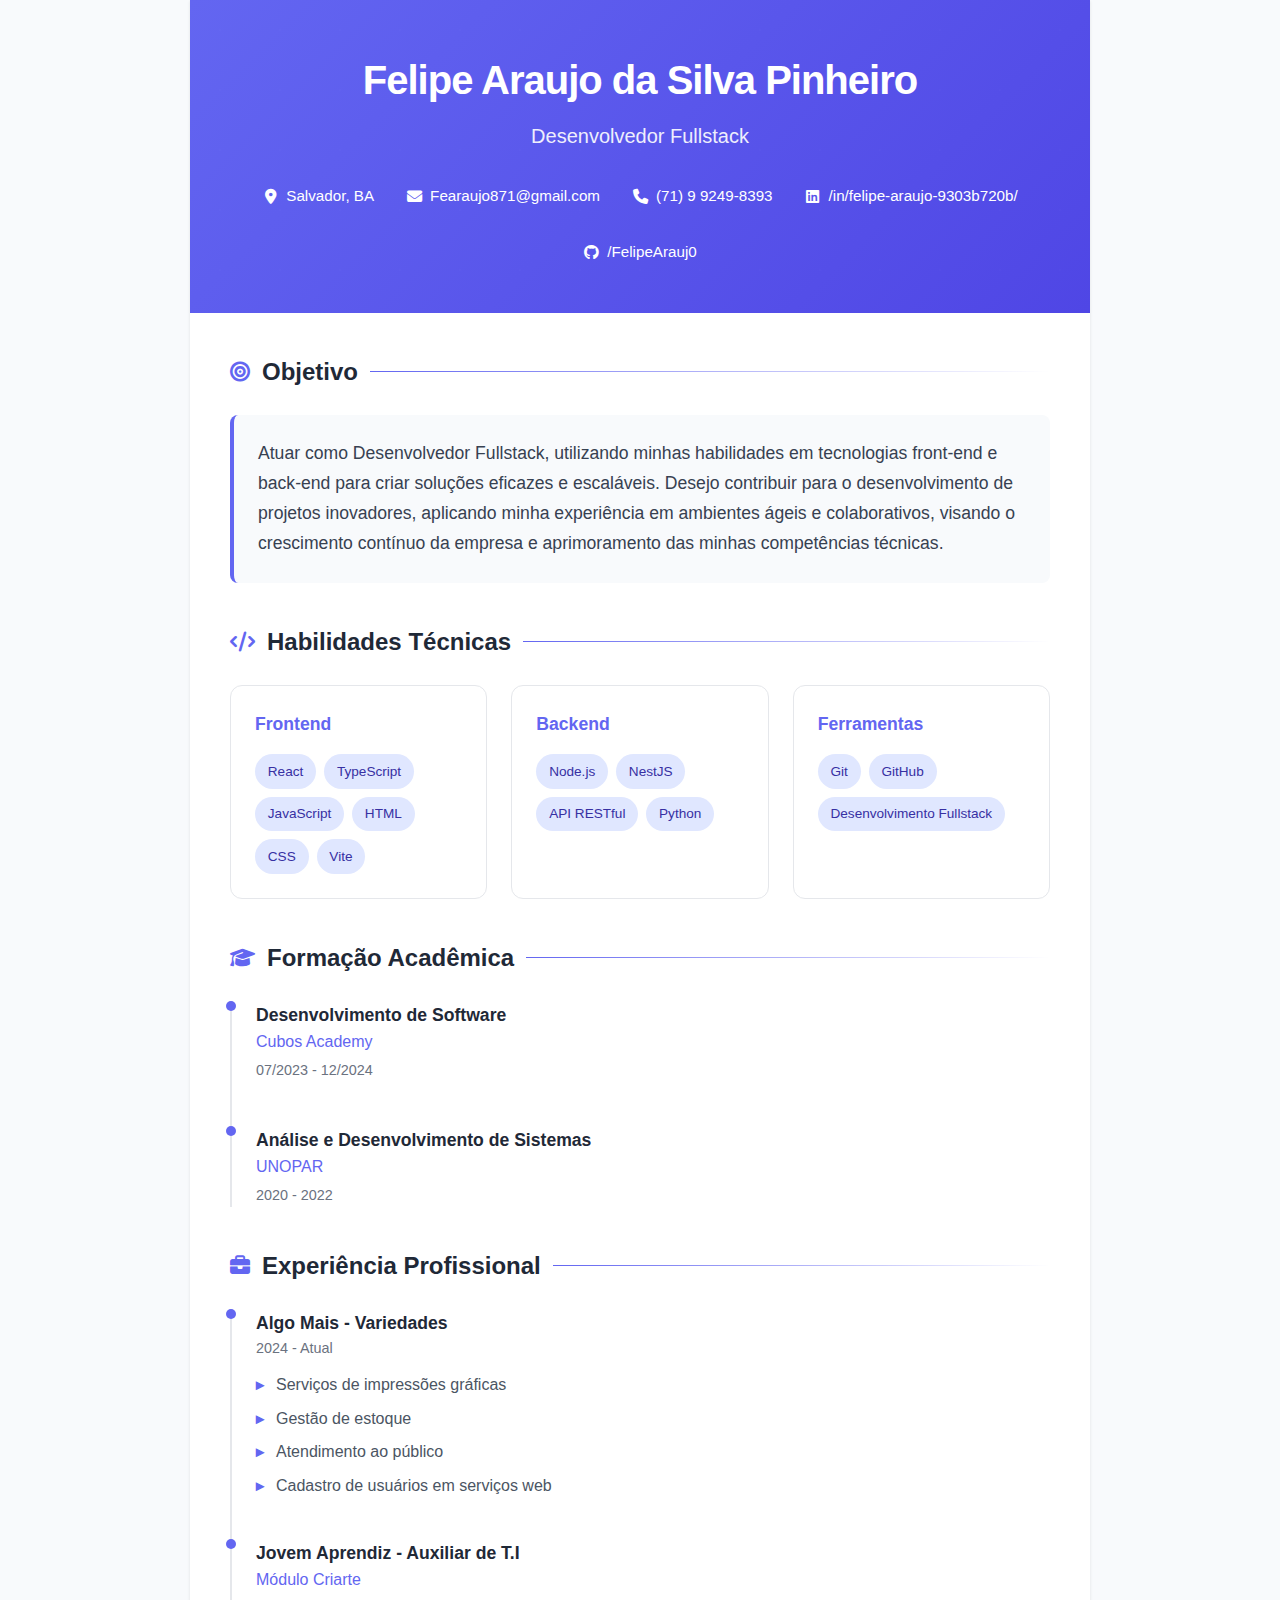
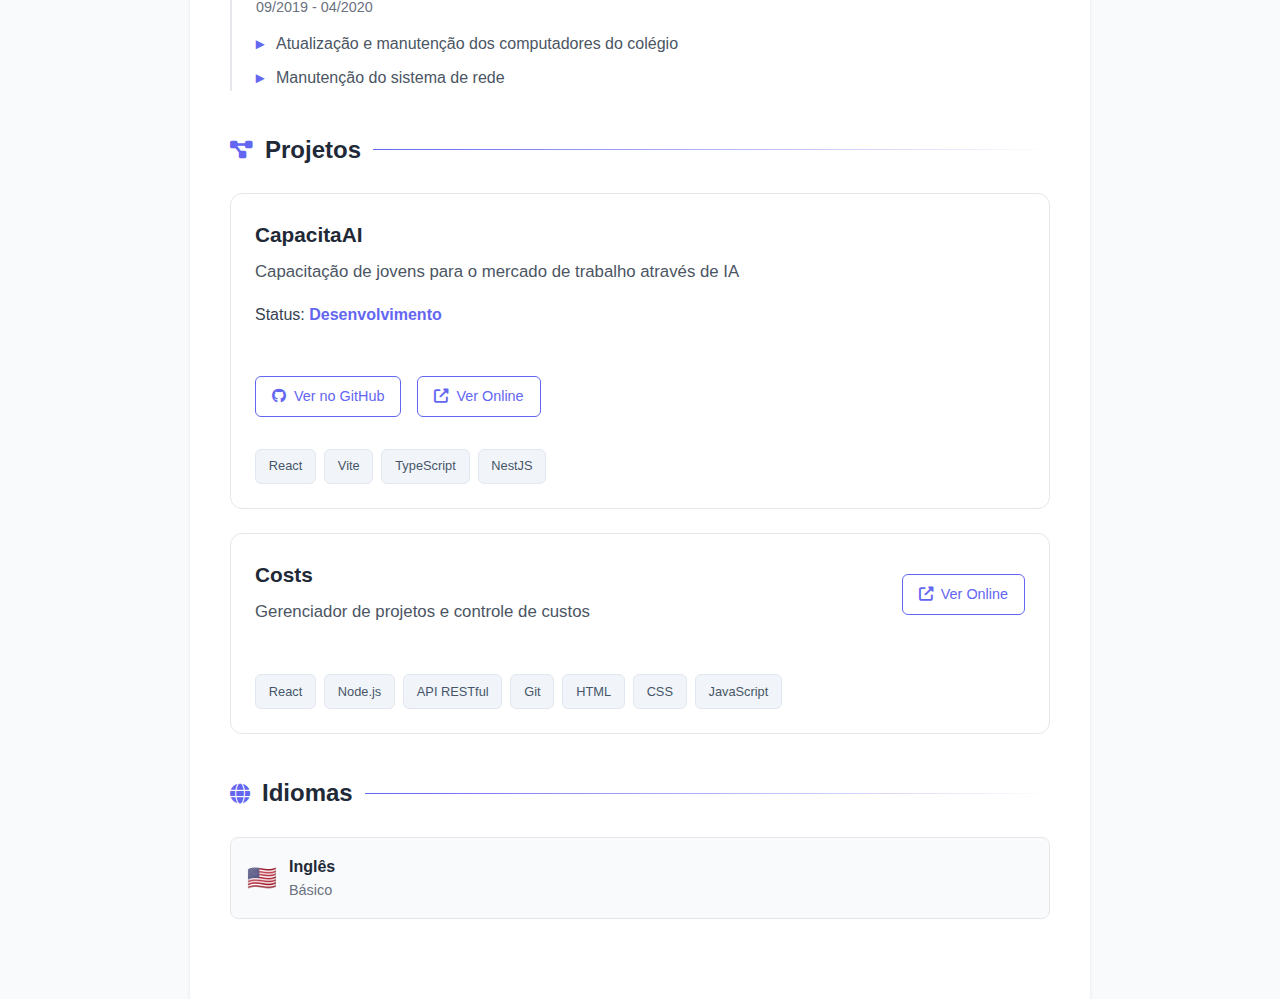
<file: index.html>
<!DOCTYPE html>
<html lang="pt-BR">
<head>
    <meta charset="UTF-8">
    <meta name="viewport" content="width=device-width, initial-scale=1.0">
    <title>Felipe Araujo - Desenvolvedor Fullstack</title>
    <link href="https://cdnjs.cloudflare.com/ajax/libs/font-awesome/6.4.0/css/all.min.css" rel="stylesheet">
    <!-- CAMINHO CORRIGIDO -->
    <link rel="stylesheet" href="./src/assets/css/styles.css">
    <style>
        * {
            margin: 0;
            padding: 0;
            box-sizing: border-box;
        }

        body {
            font-family: 'Inter', -apple-system, BlinkMacSystemFont, 'Segoe UI', Roboto, sans-serif;
            line-height: 1.6;
            color: #374151;
            background-color: #f8fafc;
        }

        .container {
            max-width: 900px;
            margin: 0 auto;
            background: white;
            min-height: 100vh;
            box-shadow: 0 1px 3px 0 rgb(0 0 0 / 0.1);
        }

        /* Header */
        .header {
            background: linear-gradient(135deg, #6366f1 0%, #4f46e5 100%);
            color: white;
            padding: 3rem 2.5rem;
            text-align: center;
            position: relative;
            overflow: hidden;
        }

        .header::before {
            content: '';
            position: absolute;
            top: 0;
            left: 0;
            right: 0;
            bottom: 0;
            background: url('data:image/svg+xml,<svg width="60" height="60" viewBox="0 0 60 60" xmlns="http://www.w3.org/2000/svg"><g fill="none" fill-rule="evenodd"><g fill="%23ffffff" fill-opacity="0.05"><circle cx="30" cy="30" r="1"/></g></g></svg>') repeat;
            opacity: 0.3;
        }

        .header-content {
            position: relative;
            z-index: 1;
        }

        .name {
            font-size: 2.5rem;
            font-weight: 700;
            margin-bottom: 0.5rem;
            letter-spacing: -0.025em;
        }

        .title {
            font-size: 1.25rem;
            font-weight: 400;
            opacity: 0.9;
            margin-bottom: 2rem;
        }

        .contact-info {
            display: flex;
            justify-content: center;
            gap: 2rem;
            flex-wrap: wrap;
        }

        .contact-item {
            display: flex;
            align-items: center;
            gap: 0.5rem;
            font-size: 0.95rem;
            transition: all 0.3s ease;
        }

        .contact-item:hover {
            transform: translateY(-1px);
        }

        .contact-item i {
            width: 16px;
            text-align: center;
        }

        /* Main Content */
        .main-content {
            padding: 0 2.5rem 2.5rem;
        }

        .section {
            margin: 2.5rem 0;
        }

        .section-title {
            font-size: 1.5rem;
            font-weight: 600;
            color: #1f2937;
            margin-bottom: 1.5rem;
            display: flex;
            align-items: center;
            gap: 0.75rem;
            position: relative;
        }

        .section-title::after {
            content: '';
            flex: 1;
            height: 1px;
            background: linear-gradient(to right, #6366f1, transparent);
        }

        .section-title i {
            color: #6366f1;
            font-size: 1.25rem;
        }

        /* Objetivo */
        .objective {
            background: #f8fafc;
            border-left: 4px solid #6366f1;
            padding: 1.5rem;
            border-radius: 8px;
            font-size: 1.1rem;
            line-height: 1.7;
        }

        /* Habilidades */
        .skills-grid {
            display: grid;
            grid-template-columns: repeat(auto-fit, minmax(250px, 1fr));
            gap: 1.5rem;
        }

        .skill-category {
            background: white;
            border: 1px solid #e5e7eb;
            border-radius: 12px;
            padding: 1.5rem;
            transition: all 0.3s ease;
        }

        .skill-category:hover {
            transform: translateY(-2px);
            box-shadow: 0 4px 6px -1px rgb(0 0 0 / 0.1);
        }

        .skill-category h4 {
            color: #6366f1;
            font-weight: 600;
            margin-bottom: 1rem;
            font-size: 1.1rem;
        }

        .skills-list {
            display: flex;
            flex-wrap: wrap;
            gap: 0.5rem;
        }

        .skill-tag {
            background: #e0e7ff;
            color: #3730a3;
            padding: 0.4rem 0.8rem;
            border-radius: 20px;
            font-size: 0.85rem;
            font-weight: 500;
            transition: all 0.2s ease;
        }

        .skill-tag:hover {
            background: #6366f1;
            color: white;
            transform: scale(1.05);
        }

        /* Experiência e Formação */
        .experience-item, .education-item {
            position: relative;
            padding-left: 1.5rem;
            border-left: 2px solid #e5e7eb;
            padding-bottom: 2rem;
        }

        .experience-item:last-child, .education-item:last-child {
            padding-bottom: 0;
        }

        .experience-item::before, .education-item::before {
            content: '';
            position: absolute;
            left: -6px;
            top: 0;
            width: 10px;
            height: 10px;
            background: #6366f1;
            border-radius: 50%;
        }

        .item-header {
            margin-bottom: 0.75rem;
        }

        .item-title {
            font-weight: 600;
            color: #1f2937;
            font-size: 1.1rem;
        }

        .item-subtitle {
            color: #6366f1;
            font-weight: 500;
            margin-bottom: 0.25rem;
        }

        .item-date {
            color: #6b7280;
            font-size: 0.9rem;
            font-weight: 500;
        }

        .item-description {
            color: #4b5563;
            margin-top: 0.75rem;
        }

        .item-description ul {
            list-style: none;
            padding-left: 0;
        }

        .item-description li {
            position: relative;
            padding-left: 1.25rem;
            margin-bottom: 0.5rem;
        }

        .item-description li::before {
            content: '▸';
            position: absolute;
            left: 0;
            color: #6366f1;
            font-weight: bold;
        }

        /* Projetos */
        .project {
            border: 1px solid #e5e7eb;
            border-radius: 12px;
            padding: 1.5rem;
            margin-bottom: 1.5rem;
            background: white;
            transition: all 0.3s ease;
        }

        .project:hover {
            transform: translateY(-2px);
            box-shadow: 0 10px 25px -5px rgb(0 0 0 / 0.1);
            border-color: #6366f1;
        }

        .project-header {
            margin-bottom: 1rem;
        }

        .project-info {
            margin-bottom: 1rem;
        }

        .project-title {
            font-size: 1.3rem;
            font-weight: 600;
            color: #1f2937;
            margin-bottom: 0.5rem;
        }

        .project-description {
            color: #4b5563;
            margin-bottom: 1rem;
            font-size: 1.05rem;
        }

        .project-images {
            display: flex;
            gap: 1rem;
            margin: 1rem 0;
            flex-wrap: wrap;
        }

        .project-images img {
            width: 100%;
            max-width: 200px;
            height: auto;
            border-radius: 8px;
            border: 1px solid #e5e7eb;
            transition: all 0.3s ease;
        }

        .project-images img:hover {
            transform: scale(1.05);
            box-shadow: 0 4px 8px rgb(0 0 0 / 0.1);
        }

        .project-links {
            display: flex;
            gap: 1rem;
            margin: 1rem 0;
        }

        .project-link {
            color: #6366f1;
            text-decoration: none;
            font-weight: 500;
            font-size: 0.9rem;
            display: flex;
            align-items: center;
            gap: 0.5rem;
            transition: all 0.2s ease;
            padding: 0.5rem 1rem;
            border: 1px solid #6366f1;
            border-radius: 6px;
        }

        .project-link:hover {
            background: #6366f1;
            color: white;
            transform: translateX(2px);
        }

       #project-status{
        color: #6366f1;
        font-weight: 600;
       }

        .tech-tags {
            display: flex;
            flex-wrap: wrap;
            gap: 0.5rem;
        }

        .tech-tag {
            background: #f1f5f9;
            color: #475569;
            padding: 0.4rem 0.8rem;
            border-radius: 6px;
            font-size: 0.8rem;
            font-weight: 500;
            border: 1px solid #e2e8f0;
        }

        /* Idiomas */
        .languages {
            display: grid;
            grid-template-columns: repeat(auto-fit, minmax(200px, 1fr));
            gap: 1rem;
        }

        .language-item {
            display: flex;
            align-items: center;
            gap: 0.75rem;
            padding: 1rem;
            background: #f8fafc;
            border-radius: 8px;
            border: 1px solid #e5e7eb;
        }

        .language-flag {
            font-size: 1.5rem;
        }

        .language-info {
            flex: 1;
        }

        .language-name {
            font-weight: 600;
            color: #1f2937;
        }

        .language-level {
            color: #6b7280;
            font-size: 0.9rem;
        }

        /* Responsivo */
        @media (max-width: 768px) {
            .container {
                margin: 0;
                box-shadow: none;
            }

            .header {
                padding: 2rem 1.5rem;
            }

            .main-content {
                padding: 0 1.5rem 1.5rem;
            }

            .name {
                font-size: 2rem;
            }

            .contact-info {
                gap: 1rem;
                flex-direction: column;
            }

            .skills-grid {
                grid-template-columns: 1fr;
            }

            .project-images {
                justify-content: center;
            }

            .project-images img {
                max-width: 300px;
            }
        }
    </style>
</head>
<body>
    <div class="container">
        <!-- Header -->
        <div class="header">
            <div class="header-content">
                <h1 class="name">Felipe Araujo da Silva Pinheiro</h1>
                <p class="title">Desenvolvedor Fullstack</p>
                <div class="contact-info">
                    <div class="contact-item">
                        <i class="fas fa-map-marker-alt"></i>
                        <span>Salvador, BA</span>
                    </div>
                    <div class="contact-item">
                        <i class="fas fa-envelope"></i>
                        <span>Fearaujo871@gmail.com</span>
                    </div>
                    <div class="contact-item">
                        <i class="fas fa-phone"></i>
                        <span>(71) 9 9249-8393</span>
                    </div>
                    <div class="contact-item">
                        <i class="fab fa-linkedin"></i>
                        <span>/in/felipe-araujo-9303b720b/</span>
                    </div>
                    <div class="contact-item">
                        <i class="fab fa-github"></i>
                        <span>/FelipeArauj0</span>
                    </div>
                </div>
            </div>
        </div>

        <!-- Main Content -->
        <div class="main-content">
            <!-- Objetivo -->
            <section class="section">
                <h2 class="section-title">
                    <i class="fas fa-bullseye"></i>
                    Objetivo
                </h2>
                <div class="objective">
                    Atuar como Desenvolvedor Fullstack, utilizando minhas habilidades em tecnologias front-end e back-end para criar soluções eficazes e escaláveis. Desejo contribuir para o desenvolvimento de projetos inovadores, aplicando minha experiência em ambientes ágeis e colaborativos, visando o crescimento contínuo da empresa e aprimoramento das minhas competências técnicas.
                </div>
            </section>

            <!-- Habilidades -->
            <section class="section">
                <h2 class="section-title">
                    <i class="fas fa-code"></i>
                    Habilidades Técnicas
                </h2>
                <div class="skills-grid">
                    <div class="skill-category">
                        <h4>Frontend</h4>
                        <div class="skills-list">
                            <span class="skill-tag">React</span>
                            <span class="skill-tag">TypeScript</span>
                            <span class="skill-tag">JavaScript</span>
                            <span class="skill-tag">HTML</span>
                            <span class="skill-tag">CSS</span>
                            <span class="skill-tag">Vite</span>
                        </div>
                    </div>
                    <div class="skill-category">
                        <h4>Backend</h4>
                        <div class="skills-list">
                            <span class="skill-tag">Node.js</span>
                            <span class="skill-tag">NestJS</span>
                            <span class="skill-tag">API RESTful</span>
                            <span class="skill-tag">Python</span>
                        </div>
                    </div>
                    <div class="skill-category">
                        <h4>Ferramentas</h4>
                        <div class="skills-list">
                            <span class="skill-tag">Git</span>
                            <span class="skill-tag">GitHub</span>
                            <span class="skill-tag">Desenvolvimento Fullstack</span>
                        </div>
                    </div>
                </div>
            </section>

            <!-- Formação -->
            <section class="section">
                <h2 class="section-title">
                    <i class="fas fa-graduation-cap"></i>
                    Formação Acadêmica
                </h2>
                <div class="education-item">
                    <div class="item-header">
                        <div class="item-title">Desenvolvimento de Software</div>
                        <div class="item-subtitle">Cubos Academy</div>
                        <div class="item-date">07/2023 - 12/2024</div>
                    </div>
                </div>
                <div class="education-item">
                    <div class="item-header">
                        <div class="item-title">Análise e Desenvolvimento de Sistemas</div>
                        <div class="item-subtitle">UNOPAR</div>
                        <div class="item-date">2020 - 2022</div>
                    </div>
                </div>
            </section>

            <!-- Experiência -->
            <section class="section">
                <h2 class="section-title">
                    <i class="fas fa-briefcase"></i>
                    Experiência Profissional
                </h2>
                <div class="experience-item">
                    <div class="item-header">
                        <div class="item-title">Algo Mais - Variedades</div>
                        <div class="item-date">2024 - Atual</div>
                    </div>
                    <div class="item-description">
                        <ul>
                            <li>Serviços de impressões gráficas</li>
                            <li>Gestão de estoque</li>
                            <li>Atendimento ao público</li>
                            <li>Cadastro de usuários em serviços web</li>
                        </ul>
                    </div>
                </div>
                <div class="experience-item">
                    <div class="item-header">
                        <div class="item-title">Jovem Aprendiz - Auxiliar de T.I</div>
                        <div class="item-subtitle">Módulo Criarte</div>
                        <div class="item-date">09/2019 - 04/2020</div>
                    </div>
                    <div class="item-description">
                        <ul>
                            <li>Atualização e manutenção dos computadores do colégio</li>
                            <li>Manutenção do sistema de rede</li>
                        </ul>
                    </div>
                </div>
            </section>

            <!-- Projetos -->
            <section class="section">
                <h2 class="section-title">
                    <i class="fas fa-project-diagram"></i>
                    Projetos
                </h2>
                
                <div class="project">
                    <div class="project-header">
                        <div class="project-info">
                            <h3 class="project-title">CapacitaAI</h3>
                            <p class="project-description">Capacitação de jovens para o mercado de trabalho através de IA</p>
                            <p>Status: <span id="project-status">Desenvolvimento</span></p>
                        </div>
                        
                        <!-- CAMINHOS CORRIGIDOS
                        <div class="project-images">
                            <img src="public/foto01_capacitaAI.png" alt="CapacitaAI - Interface principal" loading="lazy">
                            <img src="public/capacitaai-02.png" alt="CapacitaAI - Funcionalidades" loading="lazy">
                        </div> -->
                        
                        <div class="project-links">
                            <a href="https://github.com/FelipeArauj0/capacita-ai" class="project-link" target="_blank">
                                <i class="fab fa-github"></i>
                                Ver no GitHub
                            </a>
                            
                            <a href="https://capacita-ai-flow.vercel.app/" class="project-link" target="_blank">
                                <i class="fas fa-external-link-alt"></i>
                                Ver Online
                            </a>
                        
                        </div>
                    </div>
                    <div class="tech-tags">
                        <span class="tech-tag">React</span>
                        <span class="tech-tag">Vite</span>
                        <span class="tech-tag">TypeScript</span>
                        <span class="tech-tag">NestJS</span>
                    </div>
                </div>

                <div class="project">
                    <div class="project-header">
                        <div class="project-info">
                            <h3 class="project-title">Costs</h3>
                            <p class="project-description">Gerenciador de projetos e controle de custos</p>
                        </div>
                        
                        <div class="project-links">
                            <a href="https://costs-eta.vercel.app/" class="project-link" target="_blank">
                                <i class="fas fa-external-link-alt"></i>
                                Ver Online
                            </a>
                        </div>
                    </div>
                    <div class="tech-tags">
                        <span class="tech-tag">React</span>
                        <span class="tech-tag">Node.js</span>
                        <span class="tech-tag">API RESTful</span>
                        <span class="tech-tag">Git</span>
                        <span class="tech-tag">HTML</span>
                        <span class="tech-tag">CSS</span>
                        <span class="tech-tag">JavaScript</span>
                    </div>
                </div>
            </section>

            <!-- Idiomas -->
            <section class="section">
                <h2 class="section-title">
                    <i class="fas fa-globe"></i>
                    Idiomas
                </h2>
                <div class="languages">
                    <div class="language-item">
                        <span class="language-flag">🇺🇸</span>
                        <div class="language-info">
                            <div class="language-name">Inglês</div>
                            <div class="language-level">Básico</div>
                        </div>
                    </div>
                </div>
            </section>
        </div>
    </div>
</body>
</html>
</file>
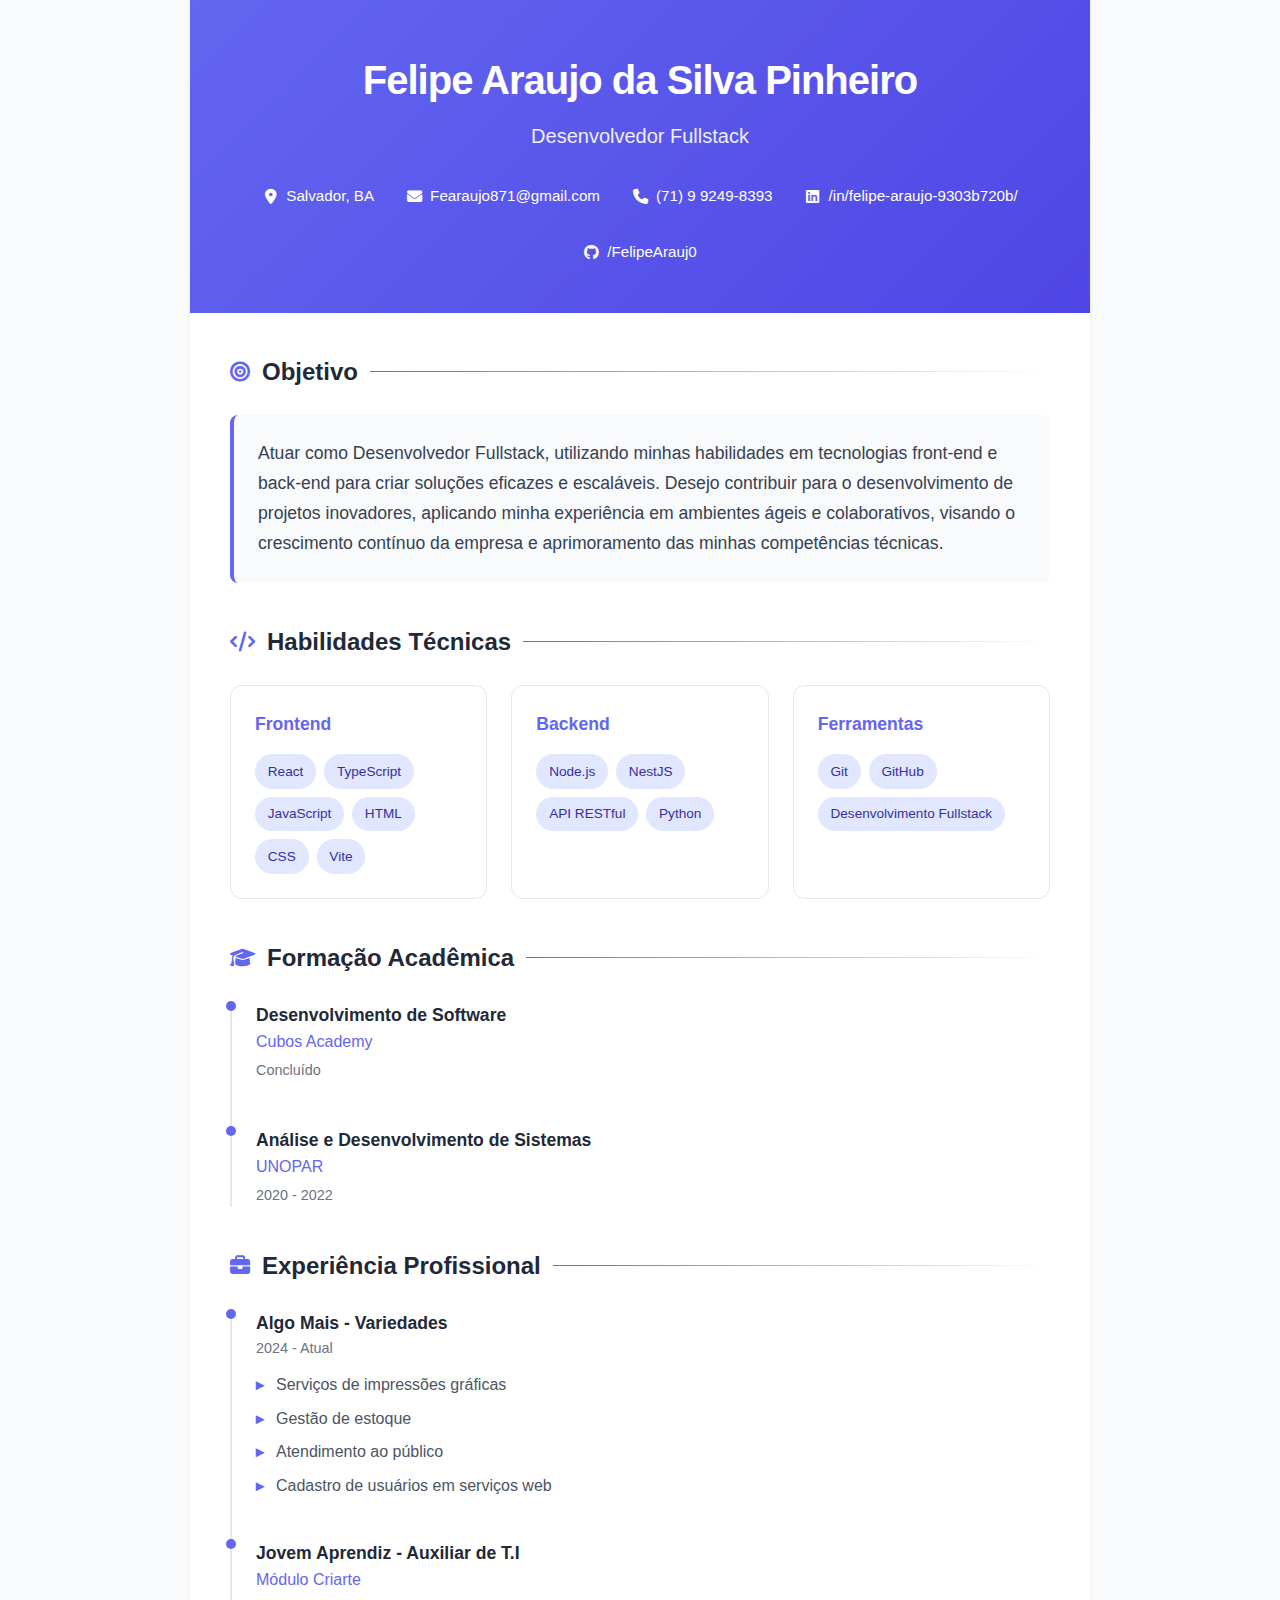
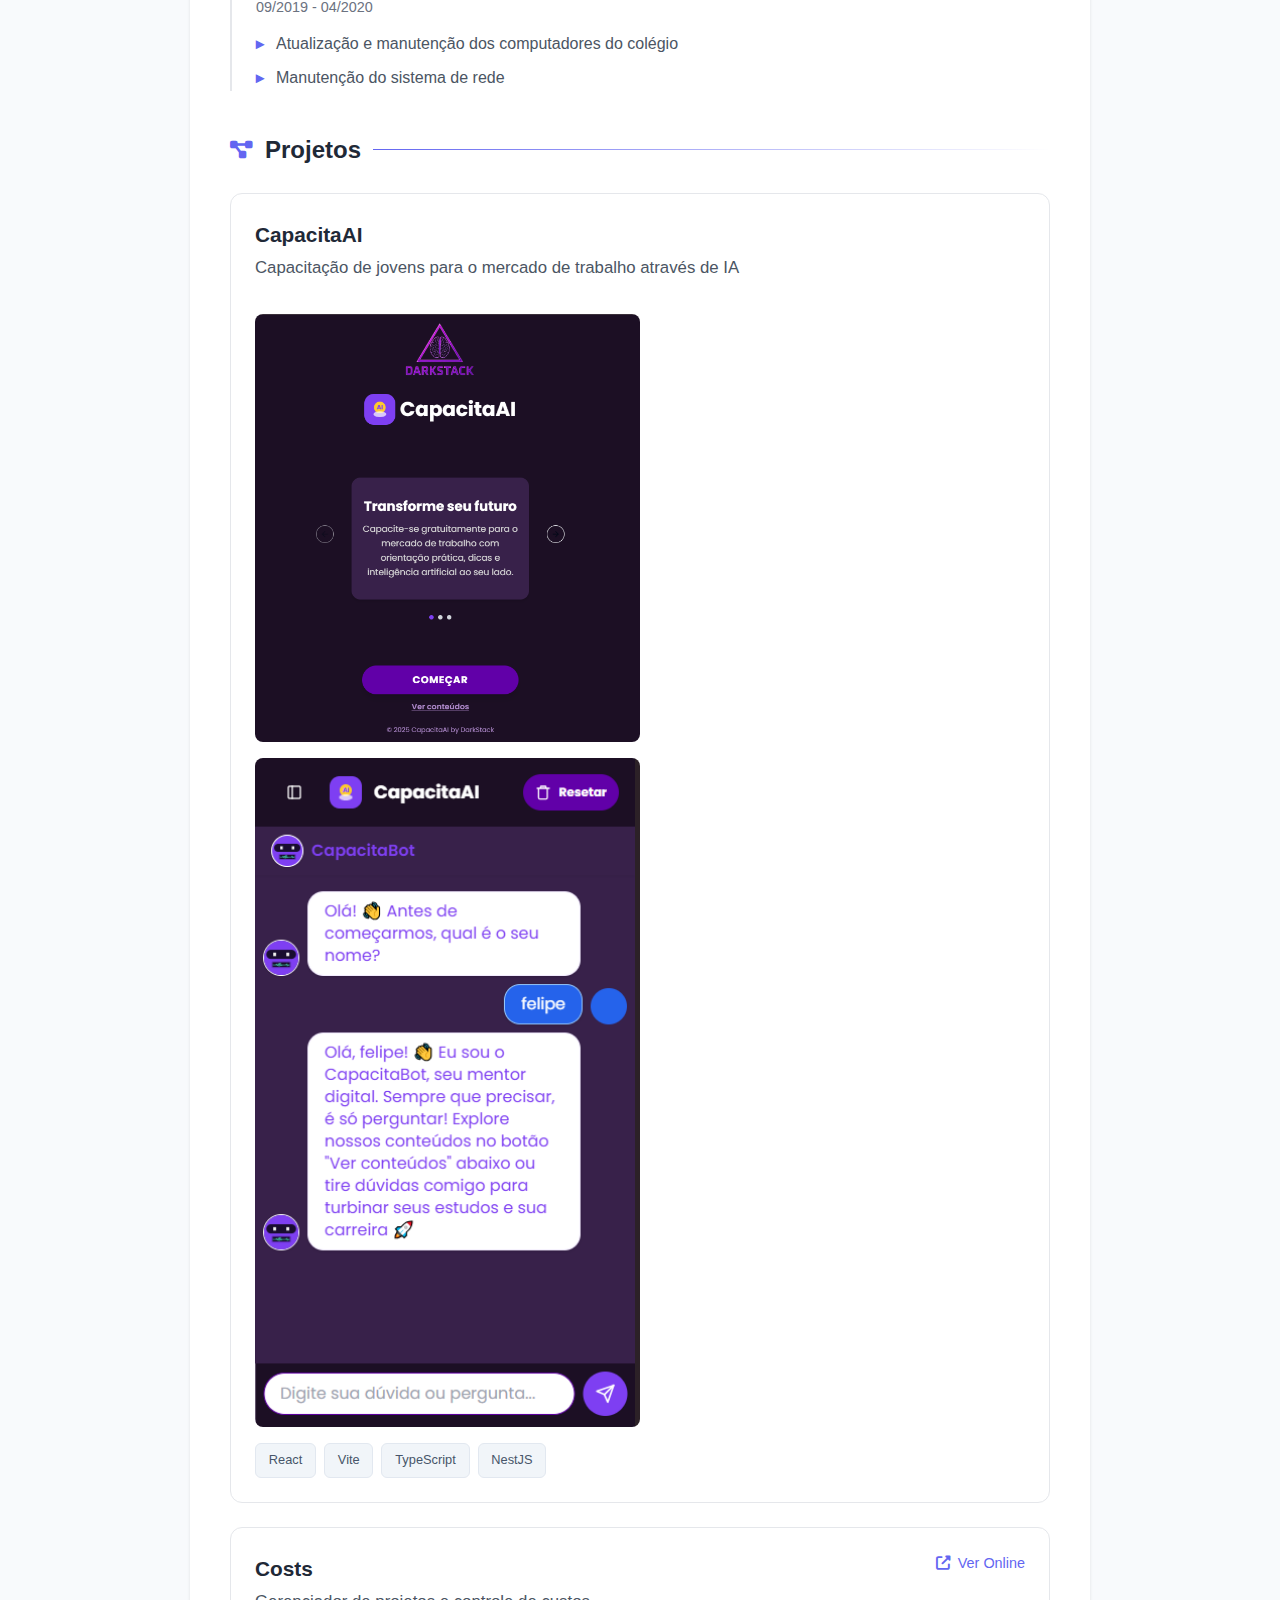
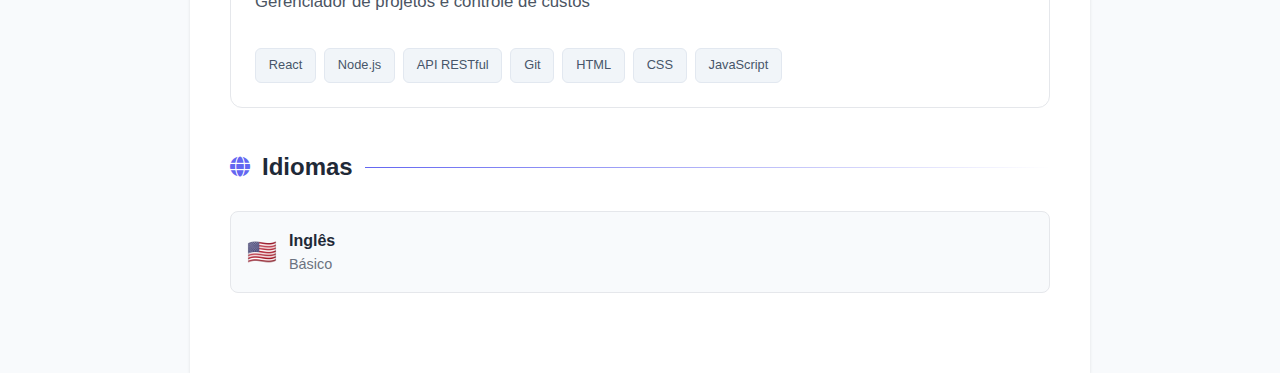
<file: src/index.html>
<!DOCTYPE html>
<html lang="pt-BR">
<head>
    <meta charset="UTF-8">
    <meta name="viewport" content="width=device-width, initial-scale=1.0">
    <title>Felipe Araujo - Desenvolvedor Fullstack</title>
    <link href="https://cdnjs.cloudflare.com/ajax/libs/font-awesome/6.4.0/css/all.min.css" rel="stylesheet">
    <link rel="stylesheet" href="../src/assets/css/styles.css">
        
</head>
<body>
    <div class="container">
        <!-- Header -->
        <div class="header">
            <div class="header-content">
                <h1 class="name">Felipe Araujo da Silva Pinheiro</h1>
                <p class="title">Desenvolvedor Fullstack</p>
                <div class="contact-info">
                    <div class="contact-item">
                        <i class="fas fa-map-marker-alt"></i>
                        <span>Salvador, BA</span>
                    </div>
                    <div class="contact-item">
                        <i class="fas fa-envelope"></i>
                        <span>Fearaujo871@gmail.com</span>
                    </div>
                    <div class="contact-item">
                        <i class="fas fa-phone"></i>
                        <span>(71) 9 9249-8393</span>
                    </div>
                    <div class="contact-item">
                        <i class="fab fa-linkedin"></i>
                        <span>/in/felipe-araujo-9303b720b/</span>
                    </div>
                    <div class="contact-item">
                        <i class="fab fa-github"></i>
                        <span>/FelipeArauj0</span>
                    </div>
                </div>
            </div>
        </div>

        <!-- Main Content -->
        <div class="main-content">
            <!-- Objetivo -->
            <section class="section">
                <h2 class="section-title">
                    <i class="fas fa-bullseye"></i>
                    Objetivo
                </h2>
                <div class="objective">
                    Atuar como Desenvolvedor Fullstack, utilizando minhas habilidades em tecnologias front-end e back-end para criar soluções eficazes e escaláveis. Desejo contribuir para o desenvolvimento de projetos inovadores, aplicando minha experiência em ambientes ágeis e colaborativos, visando o crescimento contínuo da empresa e aprimoramento das minhas competências técnicas.
                </div>
            </section>

            <!-- Habilidades -->
            <section class="section">
                <h2 class="section-title">
                    <i class="fas fa-code"></i>
                    Habilidades Técnicas
                </h2>
                <div class="skills-grid">
                    <div class="skill-category">
                        <h4>Frontend</h4>
                        <div class="skills-list">
                            <span class="skill-tag">React</span>
                            <span class="skill-tag">TypeScript</span>
                            <span class="skill-tag">JavaScript</span>
                            <span class="skill-tag">HTML</span>
                            <span class="skill-tag">CSS</span>
                            <span class="skill-tag">Vite</span>
                        </div>
                    </div>
                    <div class="skill-category">
                        <h4>Backend</h4>
                        <div class="skills-list">
                            <span class="skill-tag">Node.js</span>
                            <span class="skill-tag">NestJS</span>
                            <span class="skill-tag">API RESTful</span>
                            <span class="skill-tag">Python</span>
                        </div>
                    </div>
                    <div class="skill-category">
                        <h4>Ferramentas</h4>
                        <div class="skills-list">
                            <span class="skill-tag">Git</span>
                            <span class="skill-tag">GitHub</span>
                            <span class="skill-tag">Desenvolvimento Fullstack</span>
                        </div>
                    </div>
                </div>
            </section>

            <!-- Formação -->
            <section class="section">
                <h2 class="section-title">
                    <i class="fas fa-graduation-cap"></i>
                    Formação Acadêmica
                </h2>
                <div class="education-item">
                    <div class="item-header">
                        <div class="item-title">Desenvolvimento de Software</div>
                        <div class="item-subtitle">Cubos Academy</div>
                        <div class="item-date">Concluído</div>
                    </div>
                </div>
                <div class="education-item">
                    <div class="item-header">
                        <div class="item-title">Análise e Desenvolvimento de Sistemas</div>
                        <div class="item-subtitle">UNOPAR</div>
                        <div class="item-date">2020 - 2022</div>
                    </div>
                </div>
            </section>

            <!-- Experiência -->
            <section class="section">
                <h2 class="section-title">
                    <i class="fas fa-briefcase"></i>
                    Experiência Profissional
                </h2>
                <div class="experience-item">
                    <div class="item-header">
                        <div class="item-title">Algo Mais - Variedades</div>
                        <div class="item-date">2024 - Atual</div>
                    </div>
                    <div class="item-description">
                        <ul>
                            <li>Serviços de impressões gráficas</li>
                            <li>Gestão de estoque</li>
                            <li>Atendimento ao público</li>
                            <li>Cadastro de usuários em serviços web</li>
                        </ul>
                    </div>
                </div>
                <div class="experience-item">
                    <div class="item-header">
                        <div class="item-title">Jovem Aprendiz - Auxiliar de T.I</div>
                        <div class="item-subtitle">Módulo Criarte</div>
                        <div class="item-date">09/2019 - 04/2020</div>
                    </div>
                    <div class="item-description">
                        <ul>
                            <li>Atualização e manutenção dos computadores do colégio</li>
                            <li>Manutenção do sistema de rede</li>
                        </ul>
                    </div>
                </div>
            </section>

            <!-- Projetos -->
            <section class="section">
                <h2 class="section-title">
                    <i class="fas fa-project-diagram"></i>
                    Projetos
                </h2>
                
                <div class="project">
                    <div class="project-header">
                        <div>
                            <h3 class="project-title">CapacitaAI</h3>
                            <p class="project-description">Capacitação de jovens para o mercado de trabalho através de IA</p>
                        </div>
                        <img src="../public/foto01_capacitaAI.png" alt="CapacitaAI project" style="width: 50%; max-width: 400px; border-radius: 8px;">
                        <img src="../public/capacitaai-02.png" alt="CapacitaAI project" style="width: 50%; max-width: 400px; border-radius: 8px;">
                        
                    </div>
                    <div class="tech-tags">
                        <span class="tech-tag">React</span>
                        <span class="tech-tag">Vite</span>
                        <span class="tech-tag">TypeScript</span>
                        <span class="tech-tag">NestJS</span>
                    </div>
                </div>

                <div class="project">
                    <div class="project-header">
                        <div>
                            <h3 class="project-title">Costs</h3>
                            <p class="project-description">Gerenciador de projetos e controle de custos</p>
                        </div>
                        <a href="https://costs-eta.vercel.app/" class="project-link" target="_blank">
                            <i class="fas fa-external-link-alt"></i>
                            Ver Online
                        </a>
                    </div>
                    <div class="tech-tags">
                        <span class="tech-tag">React</span>
                        <span class="tech-tag">Node.js</span>
                        <span class="tech-tag">API RESTful</span>
                        <span class="tech-tag">Git</span>
                        <span class="tech-tag">HTML</span>
                        <span class="tech-tag">CSS</span>
                        <span class="tech-tag">JavaScript</span>
                    </div>
                </div>
            </section>

            <!-- Idiomas -->
            <section class="section">
                <h2 class="section-title">
                    <i class="fas fa-globe"></i>
                    Idiomas
                </h2>
                <div class="languages">
                    <div class="language-item">
                        <span class="language-flag">🇺🇸</span>
                        <div class="language-info">
                            <div class="language-name">Inglês</div>
                            <div class="language-level">Básico</div>
                        </div>
                    </div>
                </div>
            </section>
        </div>
    </div>
</body>
</html>
</file>
<file: src/assets/css/styles.css>
* {
            margin: 0;
            padding: 0;
            box-sizing: border-box;
        }

        body {
            font-family: 'Inter', -apple-system, BlinkMacSystemFont, 'Segoe UI', Roboto, sans-serif;
            line-height: 1.6;
            color: #374151;
            background-color: #f8fafc;
        }

        .container {
            max-width: 900px;
            margin: 0 auto;
            background: white;
            min-height: 100vh;
            box-shadow: 0 1px 3px 0 rgb(0 0 0 / 0.1);
        }

        /* Header */
        .header {
            background: linear-gradient(135deg, #6366f1 0%, #4f46e5 100%);
            color: white;
            padding: 3rem 2.5rem;
            text-align: center;
            position: relative;
            overflow: hidden;
        }

        .header::before {
            content: '';
            position: absolute;
            top: 0;
            left: 0;
            right: 0;
            bottom: 0;
            background: url('data:image/svg+xml,<svg width="60" height="60" viewBox="0 0 60 60" xmlns="http://www.w3.org/2000/svg"><g fill="none" fill-rule="evenodd"><g fill="%23ffffff" fill-opacity="0.05"><circle cx="30" cy="30" r="1"/></g></g></svg>') repeat;
            opacity: 0.3;
        }

        .header-content {
            position: relative;
            z-index: 1;
        }

        .name {
            font-size: 2.5rem;
            font-weight: 700;
            margin-bottom: 0.5rem;
            letter-spacing: -0.025em;
        }

        .title {
            font-size: 1.25rem;
            font-weight: 400;
            opacity: 0.9;
            margin-bottom: 2rem;
        }

        .contact-info {
            display: flex;
            justify-content: center;
            gap: 2rem;
            flex-wrap: wrap;
        }

        .contact-item {
            display: flex;
            align-items: center;
            gap: 0.5rem;
            font-size: 0.95rem;
            transition: all 0.3s ease;
        }

        .contact-item:hover {
            transform: translateY(-1px);
        }

        .contact-item i {
            width: 16px;
            text-align: center;
        }

        /* Main Content */
        .main-content {
            padding: 0 2.5rem 2.5rem;
        }

        .section {
            margin: 2.5rem 0;
        }

        .section-title {
            font-size: 1.5rem;
            font-weight: 600;
            color: #1f2937;
            margin-bottom: 1.5rem;
            display: flex;
            align-items: center;
            gap: 0.75rem;
            position: relative;
        }

        .section-title::after {
            content: '';
            flex: 1;
            height: 1px;
            background: linear-gradient(to right, #6366f1, transparent);
        }

        .section-title i {
            color: #6366f1;
            font-size: 1.25rem;
        }

        /* Cards */
        .card {
            background: white;
            border: 1px solid #e5e7eb;
            border-radius: 12px;
            padding: 1.5rem;
            margin-bottom: 1.5rem;
            transition: all 0.3s ease;
        }

        .card:hover {
            transform: translateY(-2px);
            box-shadow: 0 10px 25px -5px rgb(0 0 0 / 0.1), 0 4px 6px -2px rgb(0 0 0 / 0.05);
        }

        /* Objetivo */
        .objective {
            background: #f8fafc;
            border-left: 4px solid #6366f1;
            padding: 1.5rem;
            border-radius: 8px;
            font-size: 1.1rem;
            line-height: 1.7;
        }

        /* Habilidades */
        .skills-grid {
            display: grid;
            grid-template-columns: repeat(auto-fit, minmax(250px, 1fr));
            gap: 1.5rem;
        }

        .skill-category {
            background: white;
            border: 1px solid #e5e7eb;
            border-radius: 12px;
            padding: 1.5rem;
            transition: all 0.3s ease;
        }

        .skill-category:hover {
            transform: translateY(-2px);
            box-shadow: 0 4px 6px -1px rgb(0 0 0 / 0.1);
        }

        .skill-category h4 {
            color: #6366f1;
            font-weight: 600;
            margin-bottom: 1rem;
            font-size: 1.1rem;
        }

        .skills-list {
            display: flex;
            flex-wrap: wrap;
            gap: 0.5rem;
        }

        .skill-tag {
            background: #e0e7ff;
            color: #3730a3;
            padding: 0.4rem 0.8rem;
            border-radius: 20px;
            font-size: 0.85rem;
            font-weight: 500;
            transition: all 0.2s ease;
        }

        .skill-tag:hover {
            background: #6366f1;
            color: white;
            transform: scale(1.05);
        }

        /* Experiência e Formação */
        .experience-item, .education-item {
            position: relative;
            padding-left: 1.5rem;
            border-left: 2px solid #e5e7eb;
            padding-bottom: 2rem;
        }

        .experience-item:last-child, .education-item:last-child {
            padding-bottom: 0;
        }

        .experience-item::before, .education-item::before {
            content: '';
            position: absolute;
            left: -6px;
            top: 0;
            width: 10px;
            height: 10px;
            background: #6366f1;
            border-radius: 50%;
        }

        .item-header {
            margin-bottom: 0.75rem;
        }

        .item-title {
            font-weight: 600;
            color: #1f2937;
            font-size: 1.1rem;
        }

        .item-subtitle {
            color: #6366f1;
            font-weight: 500;
            margin-bottom: 0.25rem;
        }

        .item-date {
            color: #6b7280;
            font-size: 0.9rem;
            font-weight: 500;
        }

        .item-description {
            color: #4b5563;
            margin-top: 0.75rem;
        }

        .item-description ul {
            list-style: none;
            padding-left: 0;
        }

        .item-description li {
            position: relative;
            padding-left: 1.25rem;
            margin-bottom: 0.5rem;
        }

        .item-description li::before {
            content: '▸';
            position: absolute;
            left: 0;
            color: #6366f1;
            font-weight: bold;
        }

        /* Projetos */
        .project {
            border: 1px solid #e5e7eb;
            border-radius: 12px;
            padding: 1.5rem;
            margin-bottom: 1.5rem;
            background: white;
            transition: all 0.3s ease;
        }

        .project:hover {
            transform: translateY(-2px);
            box-shadow: 0 10px 25px -5px rgb(0 0 0 / 0.1);
            border-color: #6366f1;
        }

        .project-header {
            display: flex;
            justify-content: space-between;
            align-items: flex-start;
            margin-bottom: 1rem;
            flex-wrap: wrap;
            gap: 1rem;
        }

        .project-title {
            font-size: 1.3rem;
            font-weight: 600;
            color: #1f2937;
            margin-bottom: 0.25rem;
        }

        .project-link {
            color: #6366f1;
            text-decoration: none;
            font-weight: 500;
            font-size: 0.9rem;
            display: flex;
            align-items: center;
            gap: 0.5rem;
            transition: all 0.2s ease;
        }

        .project-link:hover {
            color: #4f46e5;
            transform: translateX(2px);
        }

        .project-description {
            color: #4b5563;
            margin-bottom: 1rem;
            font-size: 1.05rem;
        }

        .tech-tags {
            display: flex;
            flex-wrap: wrap;
            gap: 0.5rem;
        }

        .tech-tag {
            background: #f1f5f9;
            color: #475569;
            padding: 0.4rem 0.8rem;
            border-radius: 6px;
            font-size: 0.8rem;
            font-weight: 500;
            border: 1px solid #e2e8f0;
        }

        /* Idiomas */
        .languages {
            display: grid;
            grid-template-columns: repeat(auto-fit, minmax(200px, 1fr));
            gap: 1rem;
        }

        .language-item {
            display: flex;
            align-items: center;
            gap: 0.75rem;
            padding: 1rem;
            background: #f8fafc;
            border-radius: 8px;
            border: 1px solid #e5e7eb;
        }

        .language-flag {
            font-size: 1.5rem;
        }

        .language-info {
            flex: 1;
        }

        .language-name {
            font-weight: 600;
            color: #1f2937;
        }

        .language-level {
            color: #6b7280;
            font-size: 0.9rem;
        }

        /* Responsivo */
        @media (max-width: 768px) {
            .container {
                margin: 0;
                box-shadow: none;
            }

            .header {
                padding: 2rem 1.5rem;
            }

            .main-content {
                padding: 0 1.5rem 1.5rem;
            }

            .name {
                font-size: 2rem;
            }

            .contact-info {
                gap: 1rem;
                flex-direction: column;
            }

            .skills-grid {
                grid-template-columns: 1fr;
            }

            .project-header {
                flex-direction: column;
                align-items: flex-start;
            }
        }

        @media print {
            .container {
                box-shadow: none;
                max-width: none;
            }
            
            .header {
                background: #6366f1 !important;
                -webkit-print-color-adjust: exact;
            }
        }
</file>
